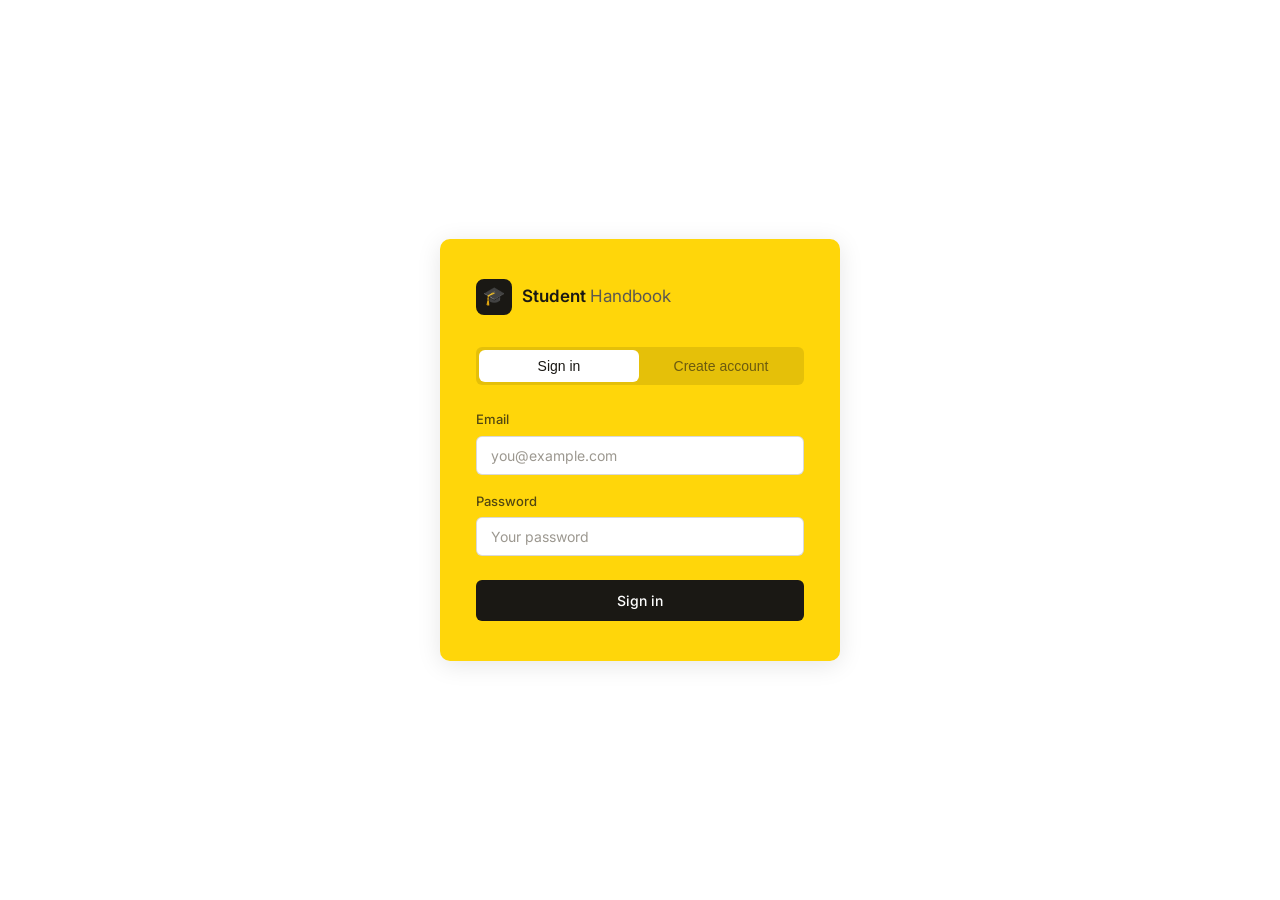
<file: Frontend/index.html>
<!DOCTYPE html>
<html lang="en">
<head>
  <meta charset="UTF-8" />
  <meta name="viewport" content="width=device-width, initial-scale=1.0" />
  <title>Student Handbook Assistant</title>
  <link rel="preconnect" href="https://fonts.googleapis.com" />
  <link rel="stylesheet" href="https://fonts.googleapis.com/css2?family=Inter:wght@400;500;600&display=swap" />
  <link rel="stylesheet" href="css/style.css" />
</head>
<body>
  <div class="auth-page">
    <div class="auth-card">

      <div class="auth-logo">
        <div class="auth-logo-icon">🎓</div>
        <div class="auth-logo-text">
          Student <span>Handbook</span>
        </div>
      </div>

      <div class="auth-tabs">
        <button class="auth-tab active" data-tab="login">Sign in</button>
        <button class="auth-tab"        data-tab="register">Create account</button>
      </div>

      <!-- Login form -->
      <div id="loginForm">
        <div class="form-group">
          <label class="form-label" for="loginEmail">Email</label>
          <input class="form-input" id="loginEmail" type="email"
                 placeholder="you@example.com" autocomplete="email" />
        </div>
        <div class="form-group">
          <label class="form-label" for="loginPassword">Password</label>
          <input class="form-input" id="loginPassword" type="password"
                 placeholder="Your password" autocomplete="current-password" />
        </div>
        <button class="btn btn-primary" id="loginBtn">Sign in</button>
        <div class="auth-error" id="loginError"></div>
      </div>

      <!-- Register form -->
      <div id="registerForm" class="hidden">
        <div class="form-group">
          <label class="form-label" for="regName">Full name</label>
          <input class="form-input" id="regName" type="text"
                 placeholder="Jhon Doe" autocomplete="name" />
        </div>
        <div class="form-group">
          <label class="form-label" for="regEmail">Email</label>
          <input class="form-input" id="regEmail" type="email"
                 placeholder="you@example.com" autocomplete="email" />
        </div>
        <div class="form-group">
          <label class="form-label" for="regPassword">Password</label>
          <input class="form-input" id="regPassword" type="password"
                 placeholder="At least 8 characters" autocomplete="new-password" />
        </div>
        <button class="btn btn-primary" id="registerBtn">Create account</button>
        <div class="auth-error" id="registerError"></div>
      </div>

    </div>
  </div>

  <script src="js/config.js"></script>
  <script src="js/api.js"></script>
  <script src="js/auth.js"></script>
</body>
</html>
</file>
<file: Frontend/css/style.css>
/* ── Reset & base ─────────────────────────────────────────── */
*, *::before, *::after { box-sizing: border-box; margin: 0; padding: 0; }

:root {
  --bg:          #ffffff;
  --bg-panel:    #f5f5f0;
  --bg-surface:  #eeede8;
  --bg-input:    #ffffff;
  --border:      #dddbd4;

  --txt-primary:   #1a1814;
  --txt-secondary: #5c5850;
  --txt-muted:     #9c9890;

  --accent:       #1a1814;
  --accent-dim:   #fff3c4;
  --accent-hover: #3d3830;

  --auth-card:    #ffd60a;

  --user-bubble:  #1a1814;
  --ai-bubble:    #f5f5f0;

  --danger:      #c0392b;
  --success:     #2e7d5e;

  --radius:      10px;
  --radius-sm:   6px;
  --sidebar-w:   260px;

  --font: 'Inter', system-ui, -apple-system, sans-serif;
  --font-mono: 'JetBrains Mono', 'Fira Code', monospace;
}

html, body { height: 100%; }

body {
  font-family: var(--font);
  background: var(--bg);
  color: var(--txt-primary);
  font-size: 15px;
  line-height: 1.6;
  -webkit-font-smoothing: antialiased;
}

/* ── Auth page ────────────────────────────────────────────── */
.auth-page {
  min-height: 100vh;
  display: flex;
  align-items: center;
  justify-content: center;
  padding: 24px;
  background: #ffffff;
}

.auth-card {
  width: 100%;
  max-width: 400px;
  background: var(--auth-card);
  border: none;
  border-radius: var(--radius);
  padding: 40px 36px;
  box-shadow: 0 4px 24px rgba(0,0,0,0.10);
}

.auth-logo {
  display: flex;
  align-items: center;
  gap: 10px;
  margin-bottom: 32px;
}

.auth-logo-icon {
  width: 36px;
  height: 36px;
  background: var(--txt-primary);
  border-radius: 8px;
  display: flex;
  align-items: center;
  justify-content: center;
  font-size: 18px;
}

.auth-logo-text {
  font-size: 17px;
  font-weight: 600;
  color: var(--txt-primary);
}

.auth-logo-text span {
  color: var(--txt-secondary);
  font-weight: 400;
}

.auth-title {
  font-size: 22px;
  font-weight: 600;
  margin-bottom: 6px;
}

.auth-subtitle {
  color: var(--txt-secondary);
  font-size: 14px;
  margin-bottom: 28px;
}

/* tabs */
.auth-tabs {
  display: flex;
  gap: 2px;
  background: rgba(0,0,0,0.10);
  border-radius: var(--radius-sm);
  padding: 3px;
  margin-bottom: 24px;
}

.auth-tab {
  flex: 1;
  padding: 8px;
  border: none;
  background: transparent;
  color: rgba(26,24,20,0.6);
  border-radius: var(--radius-sm);
  cursor: pointer;
  font-size: 14px;
  font-weight: 500;
  transition: background 0.15s, color 0.15s;
}

.auth-tab.active {
  background: #ffffff;
  color: var(--txt-primary);
}

/* form */
.form-group { margin-bottom: 16px; }

.form-label {
  display: block;
  font-size: 13px;
  color: rgba(26,24,20,0.75);
  margin-bottom: 6px;
  font-weight: 500;
}

.form-input {
  width: 100%;
  padding: 10px 14px;
  background: #ffffff;
  border: 1px solid rgba(0,0,0,0.15);
  border-radius: var(--radius-sm);
  color: var(--txt-primary);
  font-size: 14px;
  font-family: var(--font);
  outline: none;
  transition: border-color 0.15s, box-shadow 0.15s;
}

.form-input:focus {
  border-color: var(--txt-primary);
  box-shadow: 0 0 0 3px rgba(26,24,20,0.12);
}
.form-input::placeholder { color: var(--txt-muted); }

.btn {
  display: inline-flex;
  align-items: center;
  justify-content: center;
  gap: 8px;
  padding: 10px 18px;
  border: none;
  border-radius: var(--radius-sm);
  font-size: 14px;
  font-weight: 500;
  cursor: pointer;
  transition: background 0.15s, opacity 0.15s;
  font-family: var(--font);
}

.btn-primary {
  width: 100%;
  background: var(--txt-primary);
  color: #ffffff;
  margin-top: 8px;
  padding: 12px;
}

.btn-primary:hover { background: var(--accent-hover); }
.btn-primary:disabled { opacity: 0.4; cursor: not-allowed; }

.btn-ghost {
  background: transparent;
  color: var(--txt-secondary);
  border: 1px solid var(--border);
}

.btn-ghost:hover { background: var(--bg-surface); color: var(--txt-primary); }

.auth-error {
  background: rgba(192, 57, 43, 0.10);
  border: 1px solid rgba(192, 57, 43, 0.30);
  color: #9b2315;
  border-radius: var(--radius-sm);
  padding: 10px 14px;
  font-size: 13px;
  margin-top: 14px;
  display: none;
}

.auth-error.show { display: block; }

/* ── Chat layout ──────────────────────────────────────────── */
.chat-layout {
  display: flex;
  height: 100vh;
  overflow: hidden;
}

/* ── Sidebar ──────────────────────────────────────────────── */
.sidebar {
  width: var(--sidebar-w);
  flex-shrink: 0;
  background: var(--bg-panel);
  border-right: 1px solid var(--border);
  display: flex;
  flex-direction: column;
  overflow: hidden;
}

.sidebar-header {
  padding: 16px 14px 12px;
  border-bottom: 1px solid var(--border);
}

.sidebar-brand {
  display: flex;
  align-items: center;
  gap: 9px;
  margin-bottom: 14px;
}

.brand-icon {
  width: 30px;
  height: 30px;
  background: var(--txt-primary);
  border-radius: 7px;
  display: flex;
  align-items: center;
  justify-content: center;
  font-size: 15px;
  flex-shrink: 0;
}

.brand-name {
  font-size: 15px;
  font-weight: 600;
}

.btn-new-chat {
  width: 100%;
  padding: 9px 12px;
  background: var(--bg-surface);
  border: 1px solid var(--border);
  border-radius: var(--radius-sm);
  color: var(--txt-primary);
  font-size: 13px;
  cursor: pointer;
  display: flex;
  align-items: center;
  gap: 8px;
  transition: background 0.15s, border-color 0.15s;
  font-family: var(--font);
}

.btn-new-chat:hover {
  background: var(--auth-card);
  border-color: var(--auth-card);
  color: var(--txt-primary);
}

.sidebar-section-label {
  font-size: 11px;
  font-weight: 600;
  color: var(--txt-muted);
  letter-spacing: 0.06em;
  padding: 14px 14px 6px;
  text-transform: uppercase;
}

.sessions-list {
  flex: 1;
  overflow-y: auto;
  padding: 0 8px 8px;
}

.sessions-list::-webkit-scrollbar { width: 4px; }
.sessions-list::-webkit-scrollbar-track { background: transparent; }
.sessions-list::-webkit-scrollbar-thumb { background: var(--border); border-radius: 4px; }

.session-item {
  display: flex;
  align-items: center;
  gap: 8px;
  padding: 9px 10px;
  border-radius: var(--radius-sm);
  cursor: pointer;
  transition: background 0.12s;
  border: 1px solid transparent;
}

.session-item:hover { background: var(--bg-surface); }

.session-item.active {
  background: var(--accent-dim);
  border-color: rgba(255, 214, 10, 0.6);
}

.session-icon {
  color: var(--txt-muted);
  font-size: 13px;
  flex-shrink: 0;
}

.session-info { flex: 1; min-width: 0; }

.session-title {
  font-size: 13px;
  color: var(--txt-primary);
  white-space: nowrap;
  overflow: hidden;
  text-overflow: ellipsis;
  line-height: 1.4;
}

.session-date {
  font-size: 11px;
  color: var(--txt-muted);
  margin-top: 1px;
}

.session-delete {
  opacity: 0;
  background: none;
  border: none;
  color: var(--txt-muted);
  cursor: pointer;
  padding: 3px;
  border-radius: 4px;
  font-size: 13px;
  flex-shrink: 0;
  transition: opacity 0.12s, color 0.12s;
}

.session-item:hover .session-delete { opacity: 1; }
.session-delete:hover { color: var(--danger); }

.sessions-empty {
  padding: 24px 14px;
  text-align: center;
  color: var(--txt-muted);
  font-size: 13px;
  line-height: 1.6;
}

.sidebar-footer {
  padding: 12px 14px;
  border-top: 1px solid var(--border);
}

.user-info {
  display: flex;
  align-items: center;
  gap: 10px;
  padding: 8px 10px;
  border-radius: var(--radius-sm);
  cursor: pointer;
  transition: background 0.12s;
}

.user-info:hover { background: var(--bg-surface); }

.user-avatar {
  width: 32px;
  height: 32px;
  background: var(--auth-card);
  border-radius: 50%;
  display: flex;
  align-items: center;
  justify-content: center;
  font-size: 13px;
  font-weight: 600;
  color: var(--txt-primary);
  flex-shrink: 0;
}

.user-details { flex: 1; min-width: 0; }

.user-name {
  font-size: 13px;
  font-weight: 500;
  white-space: nowrap;
  overflow: hidden;
  text-overflow: ellipsis;
}

.user-email {
  font-size: 11px;
  color: var(--txt-muted);
  white-space: nowrap;
  overflow: hidden;
  text-overflow: ellipsis;
}

.logout-btn {
  background: none;
  border: none;
  color: var(--txt-muted);
  cursor: pointer;
  font-size: 15px;
  padding: 4px;
  border-radius: 4px;
  transition: color 0.12s;
  flex-shrink: 0;
}

.logout-btn:hover { color: var(--danger); }

/* ── Main chat area ───────────────────────────────────────── */
.chat-main {
  flex: 1;
  display: flex;
  flex-direction: column;
  overflow: hidden;
  background: var(--bg);
}

.chat-header {
  padding: 14px 24px;
  border-bottom: 1px solid var(--border);
  display: flex;
  align-items: center;
  gap: 10px;
  flex-shrink: 0;
}

.chat-header-title {
  font-size: 15px;
  font-weight: 500;
  flex: 1;
  white-space: nowrap;
  overflow: hidden;
  text-overflow: ellipsis;
}

.chat-header-status {
  font-size: 12px;
  color: var(--txt-muted);
  display: flex;
  align-items: center;
  gap: 5px;
}

.status-dot {
  width: 6px;
  height: 6px;
  background: var(--success);
  border-radius: 50%;
}

/* messages */
.messages-area {
  flex: 1;
  overflow-y: auto;
  padding: 28px 0;
  scroll-behavior: smooth;
}

.messages-area::-webkit-scrollbar { width: 5px; }
.messages-area::-webkit-scrollbar-track { background: transparent; }
.messages-area::-webkit-scrollbar-thumb { background: var(--border); border-radius: 4px; }

.messages-inner {
  max-width: 720px;
  margin: 0 auto;
  padding: 0 24px;
  display: flex;
  flex-direction: column;
  gap: 20px;
}

/* welcome */
.welcome-state {
  display: flex;
  flex-direction: column;
  align-items: center;
  justify-content: center;
  height: 100%;
  text-align: center;
  padding: 40px 24px;
}

.welcome-icon {
  width: 56px;
  height: 56px;
  background: var(--auth-card);
  border-radius: 14px;
  display: flex;
  align-items: center;
  justify-content: center;
  font-size: 26px;
  margin-bottom: 18px;
}

.welcome-title {
  font-size: 20px;
  font-weight: 600;
  margin-bottom: 8px;
}

.welcome-text {
  color: var(--txt-secondary);
  font-size: 14px;
  max-width: 380px;
  line-height: 1.65;
}

.suggestions {
  display: flex;
  flex-wrap: wrap;
  gap: 8px;
  justify-content: center;
  margin-top: 24px;
}

.suggestion-chip {
  padding: 8px 14px;
  background: var(--bg-panel);
  border: 1px solid var(--border);
  border-radius: 20px;
  font-size: 13px;
  color: var(--txt-secondary);
  cursor: pointer;
  transition: background 0.12s, border-color 0.12s, color 0.12s;
}

.suggestion-chip:hover {
  background: var(--auth-card);
  border-color: var(--auth-card);
  color: var(--txt-primary);
}

/* message bubbles */
.message {
  display: flex;
  gap: 12px;
  animation: msgIn 0.18s ease-out;
}

@keyframes msgIn {
  from { opacity: 0; transform: translateY(6px); }
  to   { opacity: 1; transform: translateY(0); }
}

.message.user { flex-direction: row-reverse; }

.msg-avatar {
  width: 32px;
  height: 32px;
  border-radius: 50%;
  display: flex;
  align-items: center;
  justify-content: center;
  font-size: 14px;
  flex-shrink: 0;
  margin-top: 2px;
}

.message.assistant .msg-avatar {
  background: var(--auth-card);
  color: var(--txt-primary);
}

.message.user .msg-avatar {
  background: var(--txt-primary);
  color: #ffffff;
}

.msg-body { flex: 1; min-width: 0; }

.msg-role {
  font-size: 12px;
  font-weight: 600;
  color: var(--txt-muted);
  margin-bottom: 5px;
}

.message.user .msg-role { text-align: right; }

.msg-content {
  display: inline-block;
  padding: 11px 15px;
  border-radius: var(--radius);
  font-size: 14px;
  line-height: 1.65;
  max-width: 100%;
  white-space: pre-wrap;
  word-wrap: break-word;
}

.message.assistant .msg-content {
  background: var(--ai-bubble);
  border: 1px solid var(--border);
  color: var(--txt-primary);
  border-radius: 2px var(--radius) var(--radius) var(--radius);
}

.message.user .msg-content {
  background: var(--user-bubble);
  color: #ffffff;
  border-radius: var(--radius) 2px var(--radius) var(--radius);
}

.message.user .msg-body {
  display: flex;
  flex-direction: column;
  align-items: flex-end;
}

/* typing cursor */
.cursor {
  display: inline-block;
  width: 2px;
  height: 14px;
  background: var(--txt-primary);
  margin-left: 2px;
  vertical-align: middle;
  animation: blink 0.9s step-end infinite;
}

@keyframes blink {
  0%, 100% { opacity: 1; }
  50%       { opacity: 0; }
}

/* ── Input area ───────────────────────────────────────────── */
.input-area {
  padding: 16px 24px 20px;
  border-top: 1px solid var(--border);
  flex-shrink: 0;
}

.input-inner {
  max-width: 720px;
  margin: 0 auto;
}

.input-box {
  display: flex;
  align-items: flex-end;
  gap: 10px;
  background: var(--bg-surface);
  border: 1px solid var(--border);
  border-radius: var(--radius);
  padding: 10px 12px;
  transition: border-color 0.15s;
}

.input-box:focus-within { border-color: var(--txt-primary); box-shadow: 0 0 0 3px rgba(26,24,20,0.08); }

#messageInput {
  flex: 1;
  background: transparent;
  border: none;
  outline: none;
  color: var(--txt-primary);
  font-size: 14px;
  font-family: var(--font);
  resize: none;
  min-height: 24px;
  max-height: 160px;
  line-height: 1.55;
  padding: 0;
}

#messageInput::placeholder { color: var(--txt-muted); }

.send-btn {
  width: 34px;
  height: 34px;
  background: var(--txt-primary);
  border: none;
  border-radius: var(--radius-sm);
  color: #fff;
  cursor: pointer;
  display: flex;
  align-items: center;
  justify-content: center;
  font-size: 15px;
  flex-shrink: 0;
  transition: background 0.15s, opacity 0.15s;
  align-self: flex-end;
}

.send-btn:hover { background: var(--accent-hover); }
.send-btn:disabled { opacity: 0.25; cursor: not-allowed; }

.input-hint {
  text-align: center;
  font-size: 11px;
  color: var(--txt-muted);
  margin-top: 10px;
}

/* ── Utility ──────────────────────────────────────────────── */
.hidden { display: none !important; }

/* ── Mobile overlay backdrop ───────────────────────────────── */
.sidebar-backdrop {
  display: none;
  position: fixed;
  inset: 0;
  background: rgba(0,0,0,0.25);
  z-index: 9;
}

.sidebar-backdrop.show { display: block; }

/* ── Mobile menu toggle button ─────────────────────────────── */
.mobile-menu-btn {
  display: none;
  background: none;
  border: none;
  cursor: pointer;
  padding: 6px;
  border-radius: var(--radius-sm);
  color: var(--txt-secondary);
  font-size: 20px;
  line-height: 1;
  transition: background 0.12s;
}

.mobile-menu-btn:hover { background: var(--bg-surface); }

/* ── Tablet (≤ 900px) ──────────────────────────────────────── */
@media (max-width: 900px) {
  :root { --sidebar-w: 220px; }

  .messages-inner { padding: 0 16px; }
  .input-area     { padding: 12px 16px 16px; }
}

/* ── Mobile (≤ 640px) ──────────────────────────────────────── */
@media (max-width: 640px) {

  /* Sidebar becomes a full-height drawer */
  .sidebar {
    position: fixed;
    top: 0; left: 0; bottom: 0;
    width: 80vw;
    max-width: 300px;
    z-index: 10;
    transform: translateX(-100%);
    transition: transform 0.22s cubic-bezier(.4,0,.2,1);
    box-shadow: 4px 0 24px rgba(0,0,0,0.10);
  }

  .sidebar.open { transform: translateX(0); }

  /* Chat fills full width */
  .chat-main { width: 100%; }

  /* Show hamburger in header */
  .mobile-menu-btn { display: flex; align-items: center; justify-content: center; }

  /* Header gets a bit more compact */
  .chat-header {
    padding: 12px 14px;
    gap: 8px;
  }

  .chat-header-title { font-size: 14px; }

  /* Status text hidden — too cramped */
  .chat-header-status { display: none; }

  /* Messages area */
  .messages-area { padding: 16px 0; }

  .messages-inner {
    padding: 0 12px;
    gap: 14px;
  }

  /* Smaller avatars on mobile */
  .msg-avatar { width: 26px; height: 26px; font-size: 12px; }

  .msg-content { font-size: 14px; padding: 9px 12px; }

  /* Welcome state */
  .welcome-state { padding: 24px 16px; }
  .welcome-icon  { width: 48px; height: 48px; font-size: 22px; }
  .welcome-title { font-size: 17px; }
  .welcome-text  { font-size: 13px; }

  .suggestions { gap: 6px; }
  .suggestion-chip { font-size: 12px; padding: 7px 11px; }

  /* Input area */
  .input-area { padding: 10px 12px 14px; }

  #messageInput { font-size: 16px; } /* prevent iOS zoom on focus */

  .input-hint { display: none; } /* too small to be useful on mobile */

  /* Auth page — card fits screen */
  .auth-card { padding: 28px 22px; }

  .auth-title    { font-size: 19px; }
  .auth-subtitle { font-size: 13px; }
}

/* ── Very small phones (≤ 380px) ───────────────────────────── */
@media (max-width: 380px) {
  .auth-card { padding: 22px 16px; }
  .sidebar { width: 90vw; }
}
</file>
